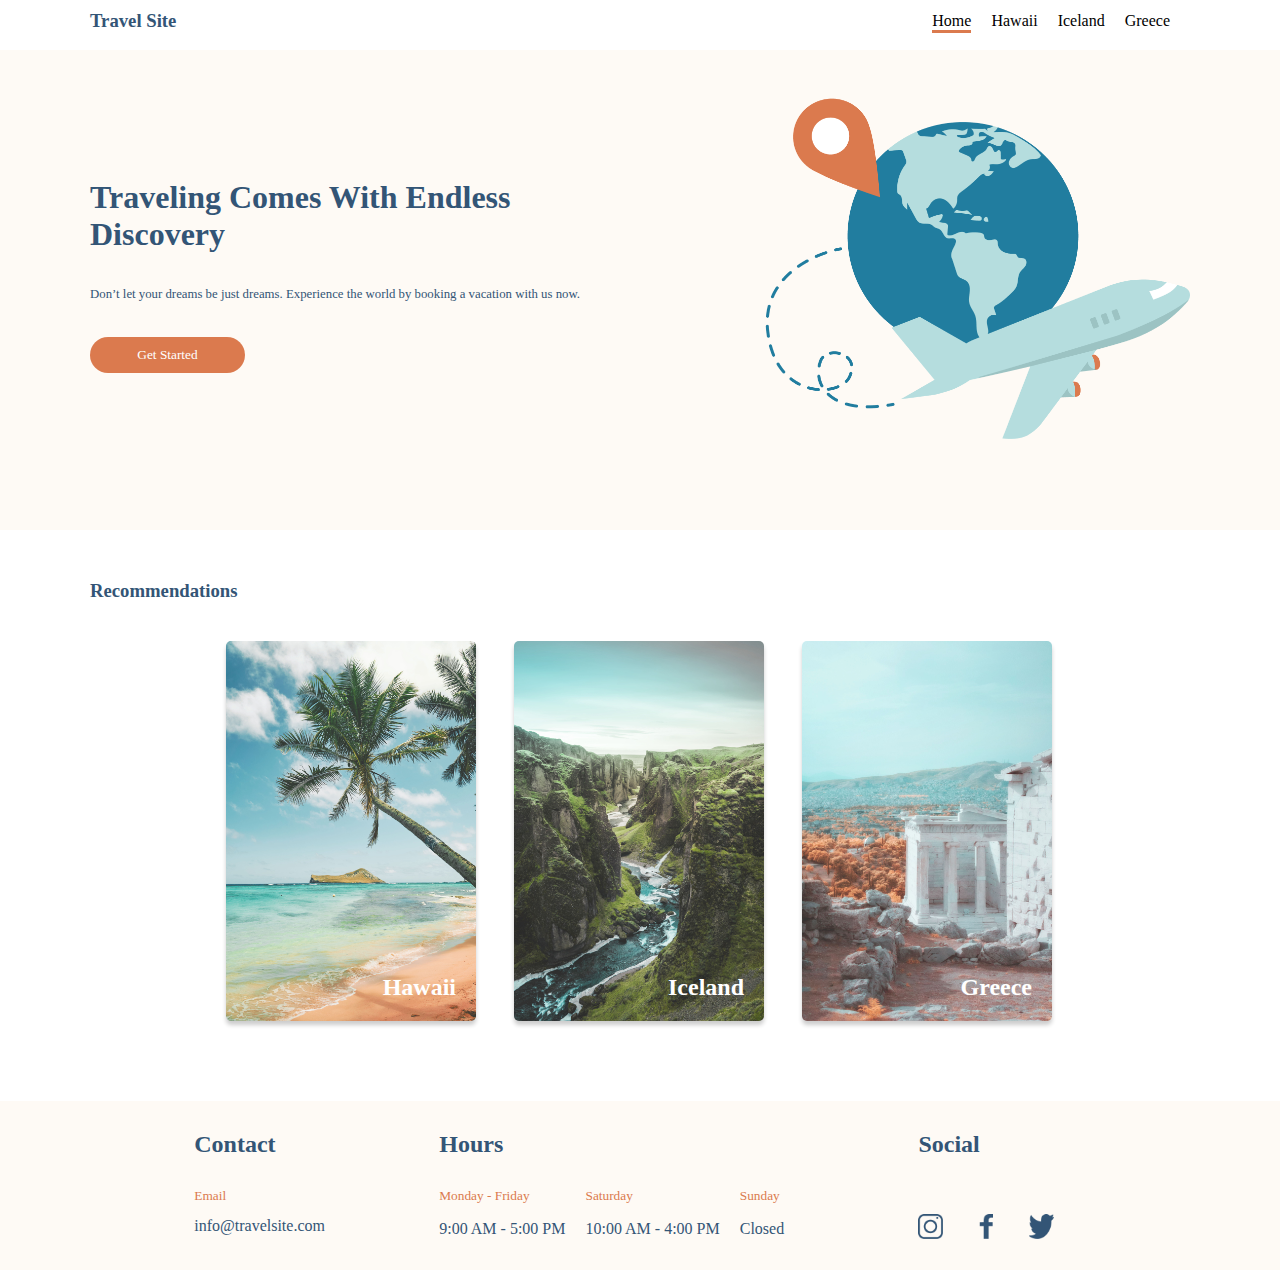
<file: index.html>
<!DOCTYPE html>
<html lang="en">
  <head>
    <meta charset="UTF-8" />
    <meta name="viewport" content="width=device-width, initial-scale=1.0" />
    <link rel="stylesheet" href="./css/main.css" />
    <link rel="stylesheet" href="./css/global.css" />
    <title>Travel Site</title>
  </head>
  <header class="nav-bar">
    <a
      class="nav-bar__links--decoration-removal"
      href="/Juan-VelillaMantilla-travelsite/index.html"
      ><h3 class="nav-bar__title bold">Travel Site</h3></a
    >
    <section class="nav-bar__destinations">
      <ul class="nav-bar__links">
        <li class="nav-bar__links nav-bar__links--underlined">
          <a class="nav-bar__links--decoration-removal" href="index.html"
            >Home</a
          >
        </li>
        <li class="nav-bar__links">
          <a
            class="nav-bar__links--decoration-removal"
            href="./pages/hawaii.html"
            >Hawaii</a
          >
        </li>
        <li class="nav-bar__links">
          <a
            class="nav-bar__links--decoration-removal"
            href="./pages/iceland.html"
            >Iceland</a
          >
        </li>
        <li class="nav-bar__links">
          <a
            class="nav-bar__links--decoration-removal"
            href="./pages/greece.html"
            >Greece</a
          >
        </li>
      </ul>
    </section>
  </header>
  <body>
    <section class="hero">
      <section class="hero__writen-content">
        <h1 class="hero__Slogan bold">
          Traveling Comes With Endless Discovery
        </h1>
        <p class="hero__text">
          Don’t let your dreams be just dreams. Experience the world by booking
          a vacation with us now.
        </p>
        <button class="hero__button">Get Started</button>
      </section>
      <img
        class="hero__image"
        src="./assets/Images/hero.png"
        alt="Airplane Traveling around the world"
      />
    </section>
    <section class="recommendations">
      <h3 class="recommendations__title bold">Recommendations</h3>
      <section class="card-section">
        <a
          class="recommendations__link--decorations-removal"
          href="./pages/hawaii.html"
        >
          <div
            class="card-section__card box-shadow card-section__card--hawaii card-section__card--alignment-recommendations .card-section__card--border"
          >
            <h2 class="recommendations_text">Hawaii</h2>
          </div>
        </a>
        <a
          class="recommendations__link--decorations-removal"
          href="./pages/iceland.html"
        >
          <div
            class="card-section__card box-shadow card-section__card--iceland card-section__card--alignment-recommendations .card-section__card--border"
          >
            <h2 class="recommendations_text">Iceland</h2>
          </div>
        </a>
        <a
          class="recommendations__link--decorations-removal"
          href="./pages/greece.html"
        >
          <div
            class="card-section__card box-shadow card-section__card--greece card-section__card--alignment-recommendations .card-section__card--border"
          >
            <h2 class="recommendations_text">Greece</h2>
          </div>
        </a>
      </section>
    </section>
  </body>
  <footer class="footer">
    <section class="footer__section">
      <h2 class="footer__main-titles">Contact</h2>
      <p class="footer__content">Email</p>
      <address class="footer__information-text">info@travelsite.com</address>
    </section>
    <section class="footer__section">
      <h2 class="footer__main-titles">Hours</h2>
      <div class="footer__sub-heading--alignment">
        <article class="footer__sections">
          <p class="footer__content footer__content--top-margin-remove">
            Monday - Friday
          </p>
          <p class="footer__information-text">9:00 AM - 5:00 PM</p>
        </article>
        <article class="footer__sections">
          <p class="footer__content footer__content--top-margin-remove">
            Saturday
          </p>
          <p class="footer__information-text">10:00 AM - 4:00 PM</p>
        </article>
        <article class="footer__sections">
          <p class="footer__content footer__content--top-margin-remove">
            Sunday
          </p>
          <p class="footer__information-text">Closed</p>
        </article>
      </div>
      <p class="footer__information-text"></p>
    </section>
    <section class="footer__section">
      <h2 class="footer__main-titles">Social</h2>
      <a href="HTTPS://instagram.com"
        ><img
          class="footer__images"
          src="./assets/Icons/icon-instagram.png"
          alt="instagram camera icon"
      /></a>
      <a href="HTTPS://facebook.com"
        ><img
          class="footer__images"
          src="./assets/Icons/icon-facebook.png"
          alt="facebook logo"
      /></a>
      <a href="HTTPS://twitter.com"
        ><img
          class="footer__images"
          src="./assets/Icons/icon-twitter.png"
          alt="twitter bird"
      /></a>
    </section>
  </footer>
</html>
</file>
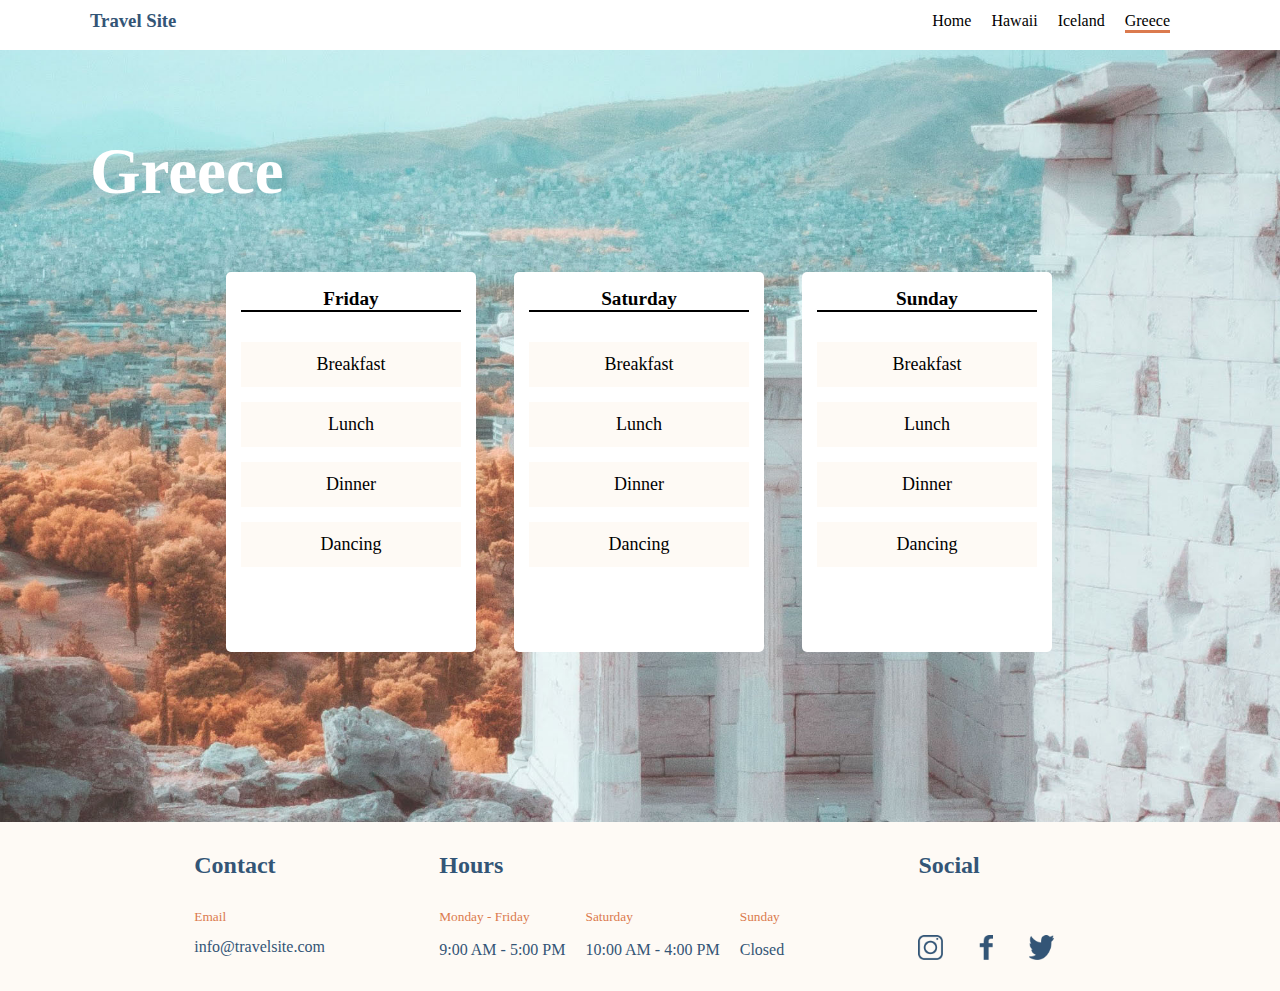
<file: pages/greece.html>
<!DOCTYPE html>
<html lang="en">
  <head>
    <meta charset="UTF-8" />
    <meta name="viewport" content="width=device-width, initial-scale=1.0" />
    <link rel="stylesheet" href="../css/global.css" />
    <link rel="stylesheet" href="../css/destination.css" />
    <title>Greece</title>
  </head>
  <header class="nav-bar">
    <a class="nav-bar__links--decoration-removal" href="../index.html">
      <h3 class="nav-bar__title bold">Travel Site</h3>
    </a>
    <section class="nav-bar__destinations">
      <ul class="nav-bar__links">
        <li class="nav-bar__links">
          <a class="nav-bar__links--decoration-removal" href="../index.html"
            >Home</a
          >
        </li>
        <li class="nav-bar__links">
          <a
            class="nav-bar__links--decoration-removal"
            href="./hawaii.html"
            >Hawaii</a
          >
        </li>
        <li class="nav-bar__links">
          <a
            class="nav-bar__links--decoration-removal"
            href="./iceland.html"
            >Iceland</a
          >
        </li>
        <li class="nav-bar__links nav-bar__links--underlined">
          <a
            class="nav-bar__links--decoration-removal"
            href="./greece.html"
            >Greece</a
          >
        </li>
      </ul>
    </section>
  </header>
  <body>
    <section class="itinerary itinerary--background-greece">
      <h1 class="itinerary__title bold">Greece</h1>
      <section class="card-section">
        <div class="card-section__card">
          <ul class="itinerary__list">
            <li class="itinerary__list-title bold">Friday</li>
            <li class="itinerary__list-item">Breakfast</li>
            <li class="itinerary__list-item">Lunch</li>
            <li class="itinerary__list-item">Dinner</li>
            <li class="itinerary__list-item">Dancing</li>
          </ul>
        </div>
        <div class="card-section__card">
          <ul class="itinerary__list">
            <li class="itinerary__list-title bold">Saturday</li>
            <li class="itinerary__list-item">Breakfast</li>
            <li class="itinerary__list-item">Lunch</li>
            <li class="itinerary__list-item">Dinner</li>
            <li class="itinerary__list-item">Dancing</li>
          </ul>
        </div>
        <div class="card-section__card">
          <ul class="itinerary__list">
            <li class="itinerary__list-title bold">Sunday</li>
            <li class="itinerary__list-item">Breakfast</li>
            <li class="itinerary__list-item">Lunch</li>
            <li class="itinerary__list-item">Dinner</li>
            <li class="itinerary__list-item">Dancing</li>
          </ul>
        </div>
      </section>
    </section>
  </body>
  <footer class="footer">
    <section class="footer__section">
      <h2 class="footer__main-titles">Contact</h2>
      <p class="footer__content">Email</p>
      <address class="footer__information-text">info@travelsite.com</address>
    </section>
    <section class="footer__section">
      <h2 class="footer__main-titles">Hours</h2>
      <div class="footer__sub-heading--alignment">
        <article class="footer__sections">
          <p class="footer__content footer__content--top-margin-remove">
            Monday - Friday
          </p>
          <p class="footer__information-text">9:00 AM - 5:00 PM</p>
        </article>
        <article class="footer__sections">
          <p class="footer__content footer__content--top-margin-remove">
            Saturday
          </p>
          <p class="footer__information-text">10:00 AM - 4:00 PM</p>
        </article>
        <article class="footer__sections">
          <p class="footer__content footer__content--top-margin-remove">
            Sunday
          </p>
          <p class="footer__information-text">Closed</p>
        </article>
      </div>
      <p class="footer__information-text"></p>
    </section>
    <section class="footer__section">
      <h2 class="footer__main-titles">Social</h2>
      <a href="HTTPS://instagram.com"
        ><img
          class="footer__images"
          src="../assets/Icons/icon-instagram.png"
          alt="instagram camera icon"
      /></a>
      <a href="HTTPS://facebook.com"
        ><img
          class="footer__images"
          src="../assets/Icons/icon-facebook.png"
          alt="facebook logo"
      /></a>
      <a href="HTTPS://twitter.com"
        ><img
          class="footer__images"
          src="../assets/Icons/icon-twitter.png"
          alt="twitter bird"
      /></a>
    </section>
  </footer>
</html>
</file>
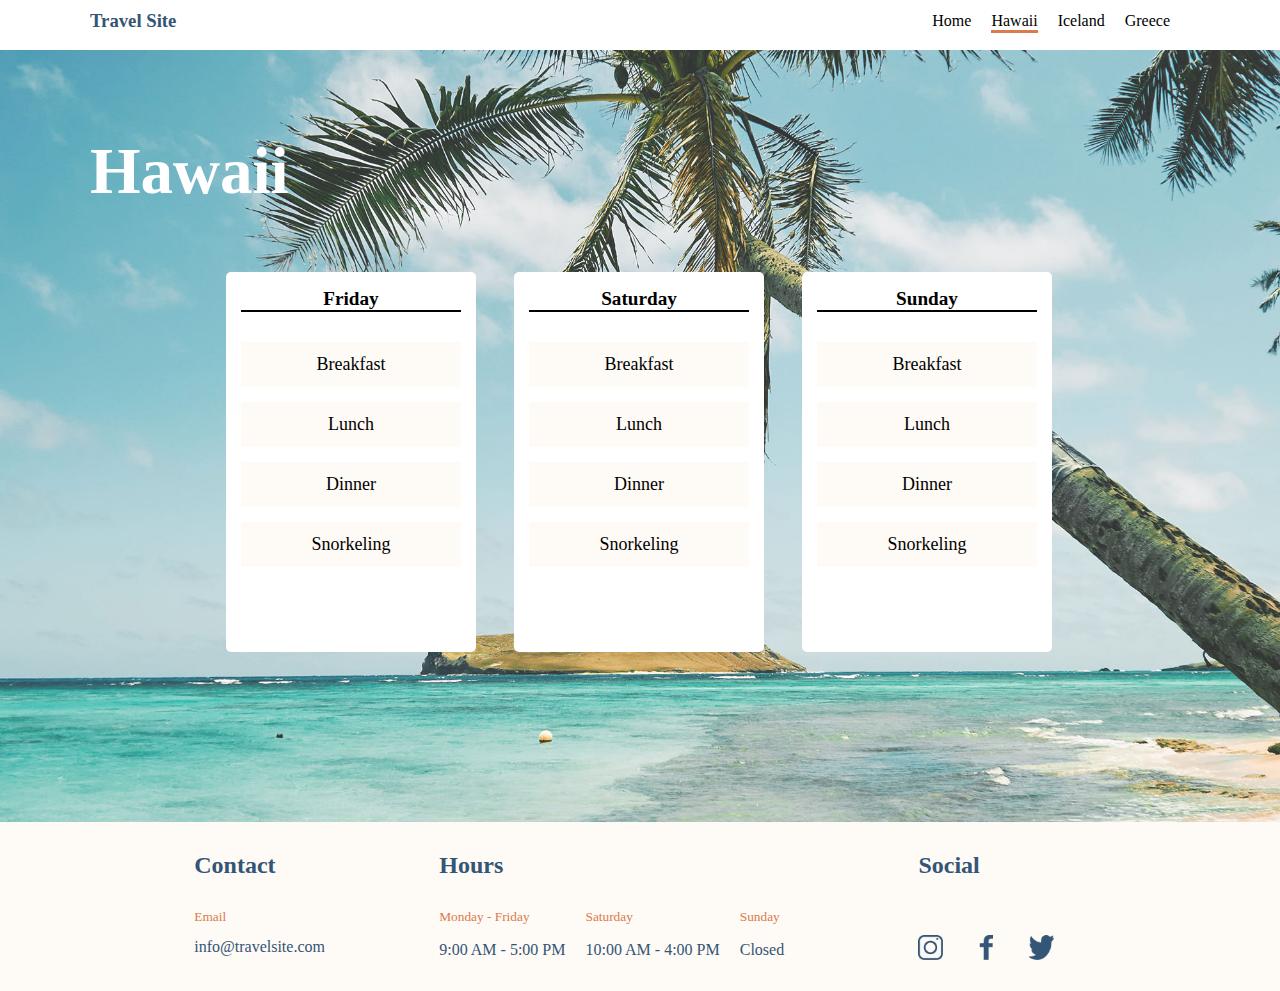
<file: pages/hawaii.html>
<!DOCTYPE html>
<html lang="en">
  <head>
    <meta charset="UTF-8" />
    <meta name="viewport" content="width=device-width, initial-scale=1.0" />
    <link rel="stylesheet" href="../css/global.css" />
    <link rel="stylesheet" href="../css/destination.css" />
    <title>Hawaii</title>
  </head>
  <header class="nav-bar">
    <a class="nav-bar__links--decoration-removal" href="../index.html"
      ><h3 class="nav-bar__title bold">Travel Site</h3></a
    >
    <section class="nav-bar__destinations">
      <ul class="nav-bar__links">
        <li class="nav-bar__links">
          <a class="nav-bar__links--decoration-removal" href="../index.html"
            >Home</a
          >
        </li>
        <li class="nav-bar__links nav-bar__links--underlined">
          <a class="nav-bar__links--decoration-removal" href="./hawaii.html"
            >Hawaii</a
          >
        </li>
        <li class="nav-bar__links">
          <a class="nav-bar__links--decoration-removal" href="./iceland.html"
            >Iceland</a
          >
        </li>
        <li class="nav-bar__links">
          <a class="nav-bar__links--decoration-removal" href="./greece.html"
            >Greece</a
          >
        </li>
      </ul>
    </section>
  </header>
  <body>
    <section class="itinerary itinerary--background-hawaii">
      <h1 class="itinerary__title bold">Hawaii</h1>
      <section class="card-section">
        <div class="card-section__card">
          <ul class="itinerary__list">
            <li class="itinerary__list-title bold">Friday</li>
            <li class="itinerary__list-item">Breakfast</li>
            <li class="itinerary__list-item">Lunch</li>
            <li class="itinerary__list-item">Dinner</li>
            <li class="itinerary__list-item">Snorkeling</li>
          </ul>
        </div>
        <div class="card-section__card">
          <ul class="itinerary__list">
            <li class="itinerary__list-title bold">Saturday</li>
            <li class="itinerary__list-item">Breakfast</li>
            <li class="itinerary__list-item">Lunch</li>
            <li class="itinerary__list-item">Dinner</li>
            <li class="itinerary__list-item">Snorkeling</li>
          </ul>
        </div>
        <div class="card-section__card">
          <ul class="itinerary__list">
            <li class="itinerary__list-title bold">Sunday</li>
            <li class="itinerary__list-item">Breakfast</li>
            <li class="itinerary__list-item">Lunch</li>
            <li class="itinerary__list-item">Dinner</li>
            <li class="itinerary__list-item">Snorkeling</li>
          </ul>
        </div>
      </section>
    </section>
  </body>
  <footer class="footer">
    <section class="footer__section">
      <h2 class="footer__main-titles">Contact</h2>
      <p class="footer__content">Email</p>
      <address class="footer__information-text">info@travelsite.com</address>
    </section>
    <section class="footer__section">
      <h2 class="footer__main-titles">Hours</h2>
      <div class="footer__sub-heading--alignment">
        <article class="footer__sections">
          <p class="footer__content footer__content--top-margin-remove">
            Monday - Friday
          </p>
          <p class="footer__information-text">9:00 AM - 5:00 PM</p>
        </article>
        <article class="footer__sections">
          <p class="footer__content footer__content--top-margin-remove">
            Saturday
          </p>
          <p class="footer__information-text">10:00 AM - 4:00 PM</p>
        </article>
        <article class="footer__sections">
          <p class="footer__content footer__content--top-margin-remove">
            Sunday
          </p>
          <p class="footer__information-text">Closed</p>
        </article>
      </div>
      <p class="footer__information-text"></p>
    </section>
    <section class="footer__section">
      <h2 class="footer__main-titles">Social</h2>
      <a href="HTTPS://instagram.com"
        ><img
          class="footer__images"
          src="../assets/Icons/icon-instagram.png"
          alt="instagram camera icon"
      /></a>
      <a href="HTTPS://facebook.com"
        ><img
          class="footer__images"
          src="../assets/Icons/icon-facebook.png"
          alt="facebook logo"
      /></a>
      <a href="HTTPS://twitter.com"
        ><img
          class="footer__images"
          src="../assets/Icons/icon-twitter.png"
          alt="twitter bird"
      /></a>
    </section>
  </footer>
</html>
</file>
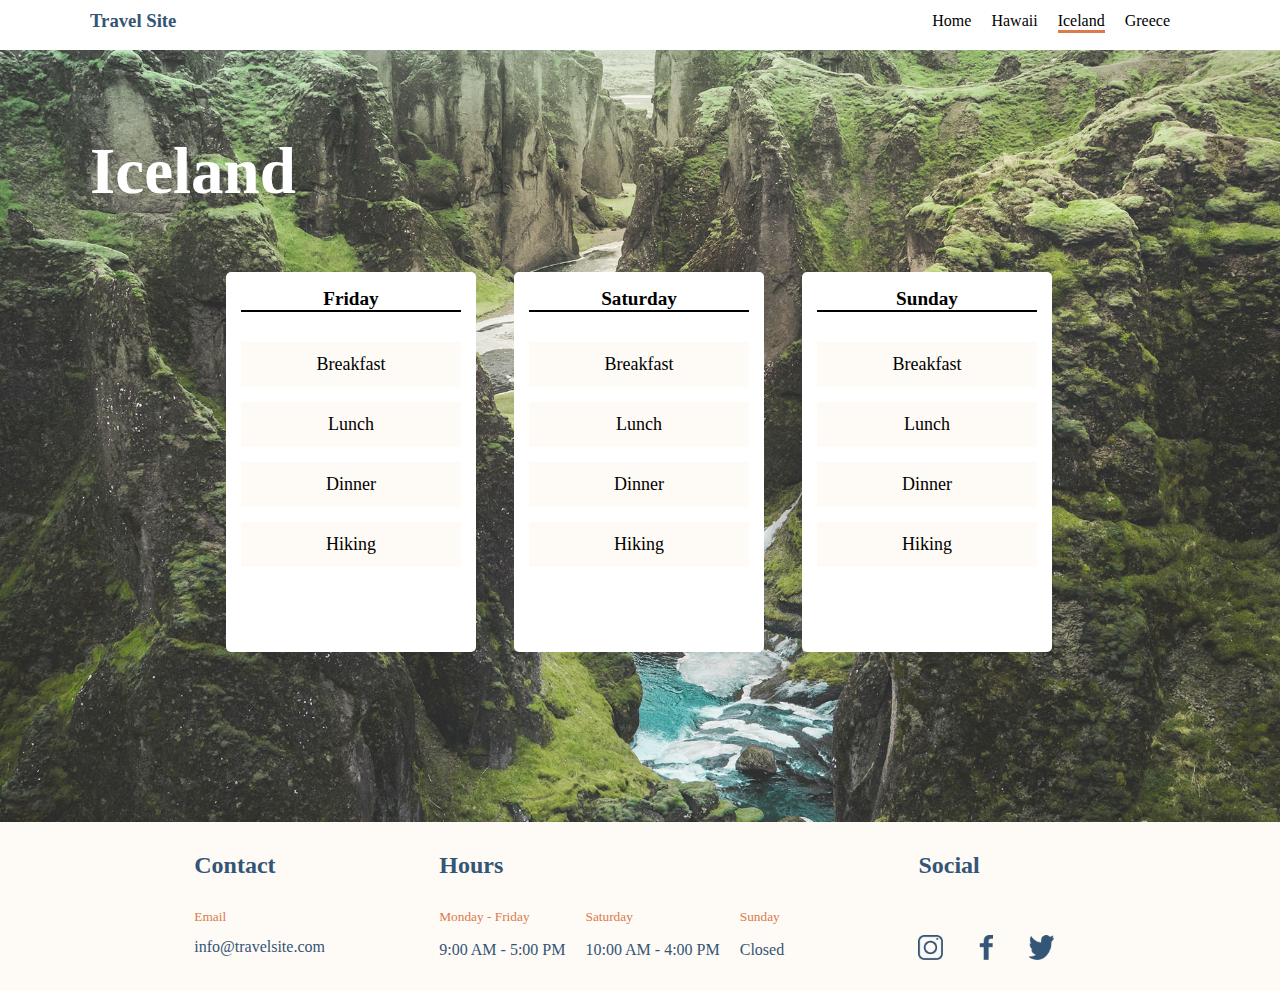
<file: pages/iceland.html>
<!DOCTYPE html>
<html lang="en">
  <head>
    <meta charset="UTF-8" />
    <meta name="viewport" content="width=device-width, initial-scale=1.0" />
    <link rel="stylesheet" href="../css/global.css" />
    <link rel="stylesheet" href="../css/destination.css" />
    <title>Iceland</title>
  </head>
  <header class="nav-bar">
    <a class="nav-bar__links--decoration-removal" href="../index.html">
      <h3 class="nav-bar__title bold">Travel Site</h3>
    </a>
    <section class="nav-bar__destinations">
      <ul class="nav-bar__links">
        <li class="nav-bar__links">
          <a class="nav-bar__links--decoration-removal" href="../index.html"
            >Home</a
          >
        </li>
        <li class="nav-bar__links">
          <a class="nav-bar__links--decoration-removal" href="./hawaii.html"
            >Hawaii</a
          >
        </li>
        <li class="nav-bar__links nav-bar__links--underlined">
          <a class="nav-bar__links--decoration-removal" href="./iceland.html"
            >Iceland</a
          >
        </li>
        <li class="nav-bar__links">
          <a class="nav-bar__links--decoration-removal" href="./greece.html"
            >Greece</a
          >
        </li>
      </ul>
    </section>
  </header>

  <body>
    <section class="itinerary itinerary--background-iceland">
      <h1 class="itinerary__title bold">Iceland</h1>
      <section class="card-section">
        <div class="card-section__card">
          <ul class="itinerary__list">
            <li class="itinerary__list-title bold">Friday</li>
            <li class="itinerary__list-item">Breakfast</li>
            <li class="itinerary__list-item">Lunch</li>
            <li class="itinerary__list-item">Dinner</li>
            <li class="itinerary__list-item">Hiking</li>
          </ul>
        </div>
        <div class="card-section__card">
          <ul class="itinerary__list">
            <li class="itinerary__list-title bold">Saturday</li>
            <li class="itinerary__list-item">Breakfast</li>
            <li class="itinerary__list-item">Lunch</li>
            <li class="itinerary__list-item">Dinner</li>
            <li class="itinerary__list-item">Hiking</li>
          </ul>
        </div>
        <div class="card-section__card">
          <ul class="itinerary__list">
            <li class="itinerary__list-title bold">Sunday</li>
            <li class="itinerary__list-item">Breakfast</li>
            <li class="itinerary__list-item">Lunch</li>
            <li class="itinerary__list-item">Dinner</li>
            <li class="itinerary__list-item">Hiking</li>
          </ul>
        </div>
      </section>
    </section>
  </body>
  <footer class="footer">
    <section class="footer__section">
      <h2 class="footer__main-titles">Contact</h2>
      <p class="footer__content">Email</p>
      <address class="footer__information-text">info@travelsite.com</address>
    </section>
    <section class="footer__section">
      <h2 class="footer__main-titles">Hours</h2>
      <div class="footer__sub-heading--alignment">
        <article class="footer__sections">
          <p class="footer__content footer__content--top-margin-remove">
            Monday - Friday
          </p>
          <p class="footer__information-text">9:00 AM - 5:00 PM</p>
        </article>
        <article class="footer__sections">
          <p class="footer__content footer__content--top-margin-remove">
            Saturday
          </p>
          <p class="footer__information-text">10:00 AM - 4:00 PM</p>
        </article>
        <article class="footer__sections">
          <p class="footer__content footer__content--top-margin-remove">
            Sunday
          </p>
          <p class="footer__information-text">Closed</p>
        </article>
      </div>
      <p class="footer__information-text"></p>
    </section>
    <section class="footer__section">
      <h2 class="footer__main-titles">Social</h2>
      <a href="HTTPS://instagram.com"
        ><img
          class="footer__images"
          src="../assets/Icons/icon-instagram.png"
          alt="instagram camera icon"
      /></a>
      <a href="HTTPS://facebook.com"
        ><img
          class="footer__images"
          src="../assets/Icons/icon-facebook.png"
          alt="facebook logo"
      /></a>
      <a href="HTTPS://twitter.com"
        ><img
          class="footer__images"
          src="../assets/Icons/icon-twitter.png"
          alt="twitter bird"
      /></a>
    </section>
  </footer>
</html>
</file>
<file: css/main.css>
/* hero section code */

.hero {
  background-color: #fefaf5;
  display: flex;
  justify-content: space-between;
  padding: 5.625rem;
}

.hero__writen-content {
  display: flex;
  flex-direction: column;
  justify-content: center;
  text-align: left;
  color: #335576;
  font-size: large;
  max-width: 45%;
}

.hero__button {
  background-color: #db7a4e;
  border-radius: 50px;
  width: 9.6875rem;
  border: none;
  color: #fff;
  padding: 0.625rem;
}

.hero__Slogan {
  font-size: xx-large;
  display: flex;
  align-items: center;
}

.hero__text {
  font-size: 0.8rem;
  margin-bottom: 2.1875rem;
}

.hero__image {
  width: 26.5625rem;
  height: 21.875rem;
}

.recommendations {
  background-color: #fff;
  display: flex;
  flex-direction: column;
}

.recommendations__title {
  color: #335576;
  margin-left: 5.625rem;
  margin-top: 3.125rem;
}

.recommendations_text {
  display: flex;
  flex-direction: row;
  color: #fff;
  margin: 1.25rem;
  justify-content: flex-end;
}

.card-section__card--border {
  border: .0625rem solid #000;
  opacity: 20%;
}
.card-section__card--hawaii {
  background-image: url(../assets/Images/hawaii.jpg);
  background-size: cover;
}

.card-section__card--iceland {
  background-image: url(../assets/Images/iceland.jpg);
  background-size: cover;
}

.card-section__card--greece {
  background-image: url(../assets/Images/greece.jpg);
  background-size: cover;
}

.card-section__card--alignment-recommendations {
  display: flex;
  flex-direction: column;
  justify-content: flex-end;
}
</file>
<file: css/global.css>
/* Shared elements */
* {
  box-sizing: border-box;
  font-family: Verdana;
}

body,
footer,
header {
  margin: 0;
}
.bold {
  font-weight: 600;
}

.card-section {
  display: flex;
  justify-content: center;
}

.card-section__card {
  width: 15.625rem;
  height: 23.75rem;
  border-radius: 0.3125rem;
  margin: 1.25rem 1.25rem 5rem 1.125rem;
  background-color: white;
}

.box-shadow {
  box-shadow: 0rem 0.25rem 0.25rem rgb(0 0 0 / 0.2);
}

/* nav bar and header code */
.nav-bar {
  background-color: #ffffff;
  display: flex;
  justify-content: space-between;
  height: 3.125rem;
  padding-left: 5.625rem;
  padding-right: 5.625rem;
  position: fixed;
  width: 100%;
}

.nav-bar__links--decoration-removal,
.recommendations__link--decorations-removal {
  text-decoration: none;
  color: currentColor;
  /* color: #335576; */
}

.nav-bar__links--decoration-removal:visited,
.nav-bar__links--decoration-removal:active,
.recommendations__link--decorations-removal:visited,
.recommendations__link--decorations-removal:active {
  color: currentColor;
  text-decoration: none;
}

.nav-bar__title {
  display: flex;
  margin: 0.625rem 0;
  align-items: flex-end;
  color: #335576;
}

.nav-bar__destinations {
  display: flex;
  align-self: flex-end;
  margin-left: auto;
}

.nav-bar__links {
  display: flex;
  margin: 0.625rem;
  align-items: baseline;
}

.nav-bar__links--underlined {
  border-bottom: solid 0.188rem #db7a4e;
  margin: 0 0.625rem;
}

/* star of the footer code */
.footer {
  background-color: #fefaf5;
  display: flex;
  flex-direction: row;
  justify-content: space-evenly;
  padding-left: 5rem;
  padding-right: 5rem;
}

.footer__main-titles {
  display: flex;
  flex-direction: row;
  color: #335576;
  margin: 1.875rem auto;
}

.footer__content {
  color: #db7a4e;
  font-size: smaller;
}

.footer__content--top-margin-remove {
  margin-top: 0;
}

.footer__sub-heading--alignment {
  display: flex;
}

.footer__sections {
  margin-top: 0;
  margin-right: 1.25rem;
}
.footer__information-text {
  color: #335576;
  font-style: normal;
}

.footer__images {
  display: inline-flex;
  align-items: flex-end;
  max-width: 1.5625rem;
  height: 1.5625rem;
  margin-top: 1.625rem;
  margin-right: 2rem;
}
</file>
<file: css/destination.css>
.itinerary {
  display: flex;
  flex-direction: column;
  justify-content: space-between;
  padding: 5.625rem;
  background-size: cover;
  background-position: center;
}

.itinerary--background-hawaii {
  background-image: url(../assets/Images/hawaii.jpg);
}

.itinerary--background-iceland {
  background-image: url(../assets/Images/iceland.jpg);
}

.itinerary--background-greece {
  background-image: url(../assets/Images/greece.jpg);
}

.itinerary__title {
  font-size: 4.0625rem;
  color: white;
}

.itinerary__list {
  display: flex;
  flex-direction: column;
  align-content: center;
  text-align: center;
  padding: 0 0.9375rem;
}

.itinerary__list-title {
  border-bottom: 0.125rem solid black;
  list-style: none;
  font-size: larger;
  margin-bottom: 1.875rem;
}

.itinerary__list-item {
  list-style: none;
  background-color: #fefaf5;
  margin-bottom: 0.9375rem;
  height: 2.8125rem;
  display: flex;
  flex-direction: column;
  justify-content: center;
  font-size: large;
}
</file>
